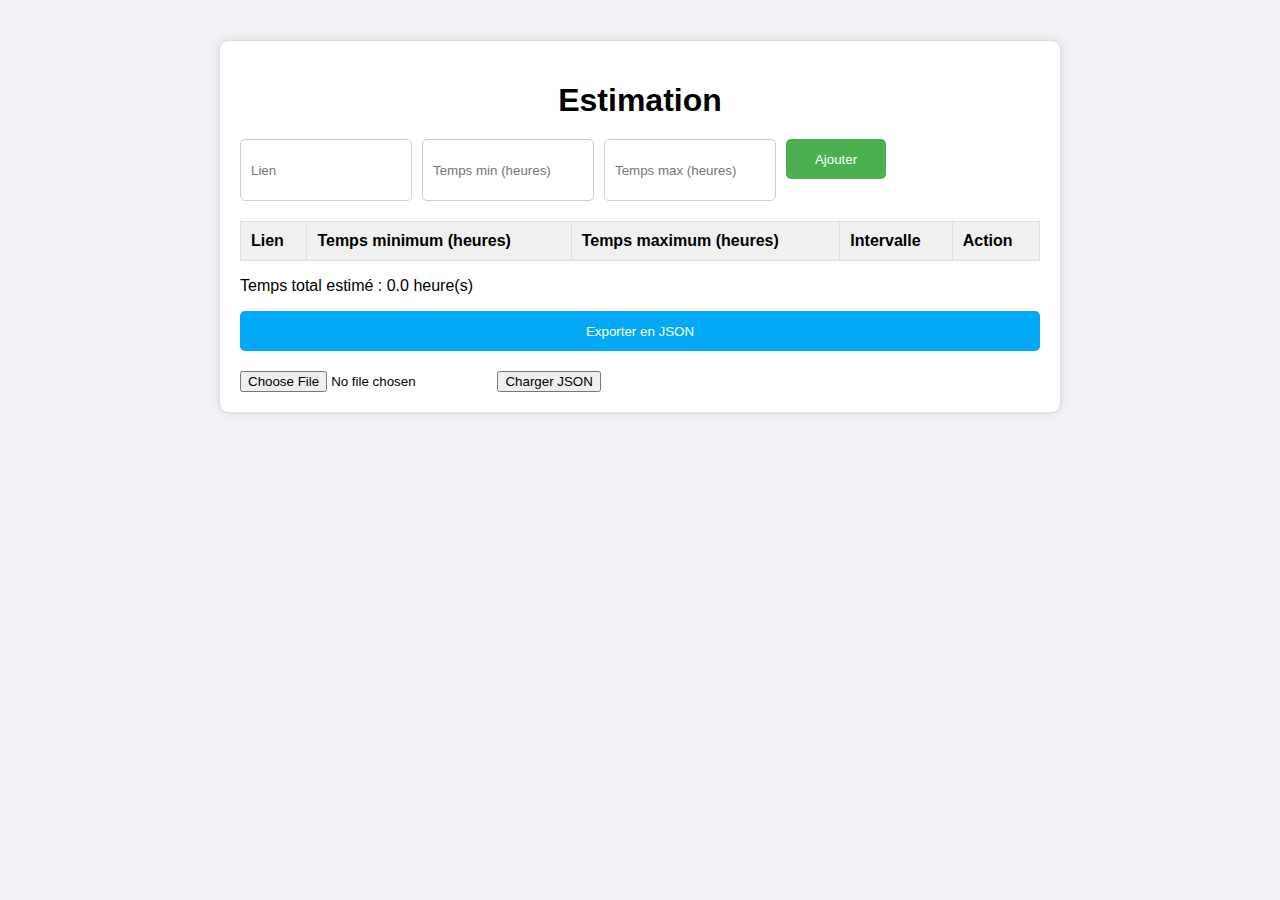
<file: index.html>
<!DOCTYPE html>
<html lang="fr">

<head>
    <meta charset="UTF-8">
    <meta name="viewport" content="width=device-width, initial-scale=1.0">
    <title>Estimation</title>
    <style>
        body {
            font-family: Arial, sans-serif;
            background-color: #f0f2f5;
        }

        .container {
            max-width: 800px;
            margin: 40px auto;
            padding: 20px;
            background-color: #fff;
            border: 1px solid #ddd;
            border-radius: 10px;
            box-shadow: 0 0 10px rgba(0, 0, 0, 0.1);
        }

        h1 {
            text-align: center;
            margin-bottom: 20px;
        }

        .form-inline {
            display: flex;
            flex-wrap: wrap;
            gap: 10px;
            margin-bottom: 20px;
        }

        .form-inline input[type="text"],
        .form-inline input[type="number"] {
            width: 150px;
            height: 40px;
            padding: 10px;
            border: 1px solid #ccc;
            border-radius: 5px;
        }

        .form-inline button[type="submit"] {
            width: 100px;
            height: 40px;
            background-color: #4CAF50;
            color: #fff;
            padding: 10px;
            border: none;
            border-radius: 5px;
            cursor: pointer;
        }

        #exporterJson {
            width: 100%;
            height: 40px;
            background-color: #03A9F4;
            color: #fff;
            padding: 10px;
            border: none;
            border-radius: 5px;
            cursor: pointer;
            margin-bottom: 20px;
        }

        #lienList {
            width: 100%;
            border-collapse: collapse;
        }

        #lienList th,
        #lienList td {
            border: 1px solid #ddd;
            padding: 10px;
            text-align: left;
        }

        #lienList th {
            background-color: #f0f0f0;
        }

        #lienList th,
        #lienList td {
            border: 1px solid #ddd;
            padding: 10px;
            text-align: left;
        }

        #lienList button {
            background-color: #f44336;
            color: #fff;
            padding: 5px 10px;
            border: none;
            border-radius: 5px;
            cursor: pointer;
        }
    </style>
</head>

<body>
    <div class="container">
        <h1>Estimation</h1>
        <form id="lienForm" class="form-inline">
            <input type="text" id="lien" placeholder="Lien">
            <input type="number" id="tempsMin" placeholder="Temps min (heures)" step="0.1">
            <input type="number" id="tempsMax" placeholder="Temps max (heures)" step="0.1">
            <button type="submit">Ajouter</button>
        </form>
        <table id="lienList">
            <thead>
                <tr>
                    <th>Lien</th>
                    <th>Temps minimum (heures)</th>
                    <th>Temps maximum (heures)</th>
                    <th>Intervalle</th>
                    <th>Action</th>
                </tr>
            </thead>
            <tbody id="lienListBody">
            </tbody>
        </table>
        <p id="totalTemps">Temps total estimé : <span id="totalTempsValeur">0 heure(s)</span></p>
        <div>
            <button id="exporterJson">Exporter en JSON</button>
            <input type="file" id="importerJson" accept=".json">
            <button id="chargerJson">Charger JSON</button>

        </div>
    </div>
    <script>
        document.addEventListener('DOMContentLoaded', () => {
            document.getElementById('chargerJson').addEventListener('click', () => {
                const importerJson = document.getElementById('importerJson');
                const file = importerJson.files[0];
                if (file) {
                    const reader = new FileReader();
                    reader.onload = () => {
                        try {
                            const lienTempsList = JSON.parse(reader.result);
                            localStorage.setItem('lienTempsList', JSON.stringify(lienTempsList));
                            chargerLiens();
                        } catch (error) {
                            console.error('Erreur lors de la lecture du fichier JSON :', error);
                            alert('Erreur lors de la lecture du fichier JSON');
                        }
                    };
                    reader.readAsText(file);
                } else {
                    alert('Veuillez sélectionner un fichier JSON');
                }
            });
            const lienForm = document.getElementById('lienForm');
            const lienListBody = document.getElementById('lienListBody');
            const exporterJsonButton = document.getElementById('exporterJson');

            // Chargement des données à partir du localStorage
            chargerLiens();

            // Ajout d'un événement pour la soumission du formulaire
            lienForm.addEventListener('submit', (e) => {
                e.preventDefault();
                const lien = document.getElementById('lien').value;
                const tempsMin = parseFloat(document.getElementById('tempsMin').value);
                const tempsMax = parseFloat(document.getElementById('tempsMax').value);
                if (lien && !isNaN(tempsMin) && !isNaN(tempsMax) && tempsMin <= tempsMax) {
                    ajouterLien(lien, tempsMin, tempsMax);
                    chargerLiens();
                    // Nettoyage des champs
                    document.getElementById('lien').value = '';
                    document.getElementById('tempsMin').value = '';
                    document.getElementById('tempsMax').value = '';
                } else {
                    alert('Veuillez saisir des valeurs valides pour les temps minimum et maximum');
                }
            });

            // Ajout d'un événement pour l'exportation en JSON
            exporterJsonButton.addEventListener('click', () => {
                const lienTempsList = JSON.parse(localStorage.getItem('lienTempsList') || '[]');
                const json = JSON.stringify(lienTempsList, null, 2); // Pretty print
                const blob = new Blob([json], { type: 'application/json' });
                const a = document.createElement('a');
                a.href = URL.createObjectURL(blob);
                a.download = 'lien_temps.json';
                a.click();
            });

            // Fonction pour ajouter un lien avec temps
            function ajouterLien(lien, tempsMin, tempsMax) {
                const lienTempsList = JSON.parse(localStorage.getItem('lienTempsList') || '[]');
                lienTempsList.push({ lien, tempsMin, tempsMax });
                localStorage.setItem('lienTempsList', JSON.stringify(lienTempsList));
            }

            // Fonction pour charger et afficher les liens
            function chargerLiens() {
                const lienTempsList = JSON.parse(localStorage.getItem('lienTempsList') || '[]');
                lienListBody.innerHTML = '';
                let totalTempsMin = 0;
                let totalTempsMax = 0;
                lienTempsList.forEach((lt, index) => {
                    const row = document.createElement('tr');
                    const lienCell = document.createElement('td');
                    const lienAnchor = document.createElement('a');
                    lienAnchor.href = lt.lien;
                    lienAnchor.textContent = lt.lien;
                    lienAnchor.target = '_blank'; // Pour ouvrir le lien dans un nouvel onglet
                    lienCell.appendChild(lienAnchor);
                    row.appendChild(lienCell);
                    const tempsMinCell = document.createElement('td');
                    tempsMinCell.textContent = lt.tempsMin;
                    row.appendChild(tempsMinCell);
                    const tempsMaxCell = document.createElement('td');
                    tempsMaxCell.textContent = lt.tempsMax;
                    row.appendChild(tempsMaxCell);
                    const intervalleCell = document.createElement('td');
                    if (lt.tempsMin === lt.tempsMax) {
                        intervalleCell.textContent = `${lt.tempsMin} heure(s)`;
                    } else {
                        intervalleCell.textContent = `entre ${lt.tempsMin} et ${lt.tempsMax} heure(s)`;
                    }
                    row.appendChild(intervalleCell);
                    const actionCell = document.createElement('td');
                    const supprimerButton = document.createElement('button');
                    supprimerButton.textContent = 'Supprimer';
                    supprimerButton.onclick = () => {
                        supprimerLien(index);
                    };
                    actionCell.appendChild(supprimerButton);
                    row.appendChild(actionCell);
                    lienListBody.appendChild(row);
                    totalTempsMin += parseFloat(lt.tempsMin);
                    totalTempsMax += parseFloat(lt.tempsMax);
                });
                const totalTempsValeur = document.getElementById('totalTempsValeur');
                if (totalTempsMin === totalTempsMax) {
                    totalTempsValeur.textContent = `${totalTempsMin.toFixed(1)} heure(s)`;
                } else {
                    totalTempsValeur.textContent = `entre ${totalTempsMin.toFixed(1)} et ${totalTempsMax.toFixed(1)} heure(s)`;
                }
            }

            // Fonction pour supprimer un lien
            function supprimerLien(index) {
                const lienTempsList = JSON.parse(localStorage.getItem('lienTempsList') || '[]');
                lienTempsList.splice(index, 1);
                localStorage.setItem('lienTempsList', JSON.stringify(lienTempsList));
                chargerLiens();
            }


            // Appel de la fonction chargerLiens() au chargement de la page
            chargerLiens();

            // Écouteur d'événement sur le formulaire
            document.getElementById('lienForm').addEventListener('submit', (e) => {
                // ... (même code que précédemment)
                chargerLiens(); // Appel de la fonction chargerLiens() après l'ajout d'un nouveau lien
            });
        });


    </script>
</body>

</html>
</file>
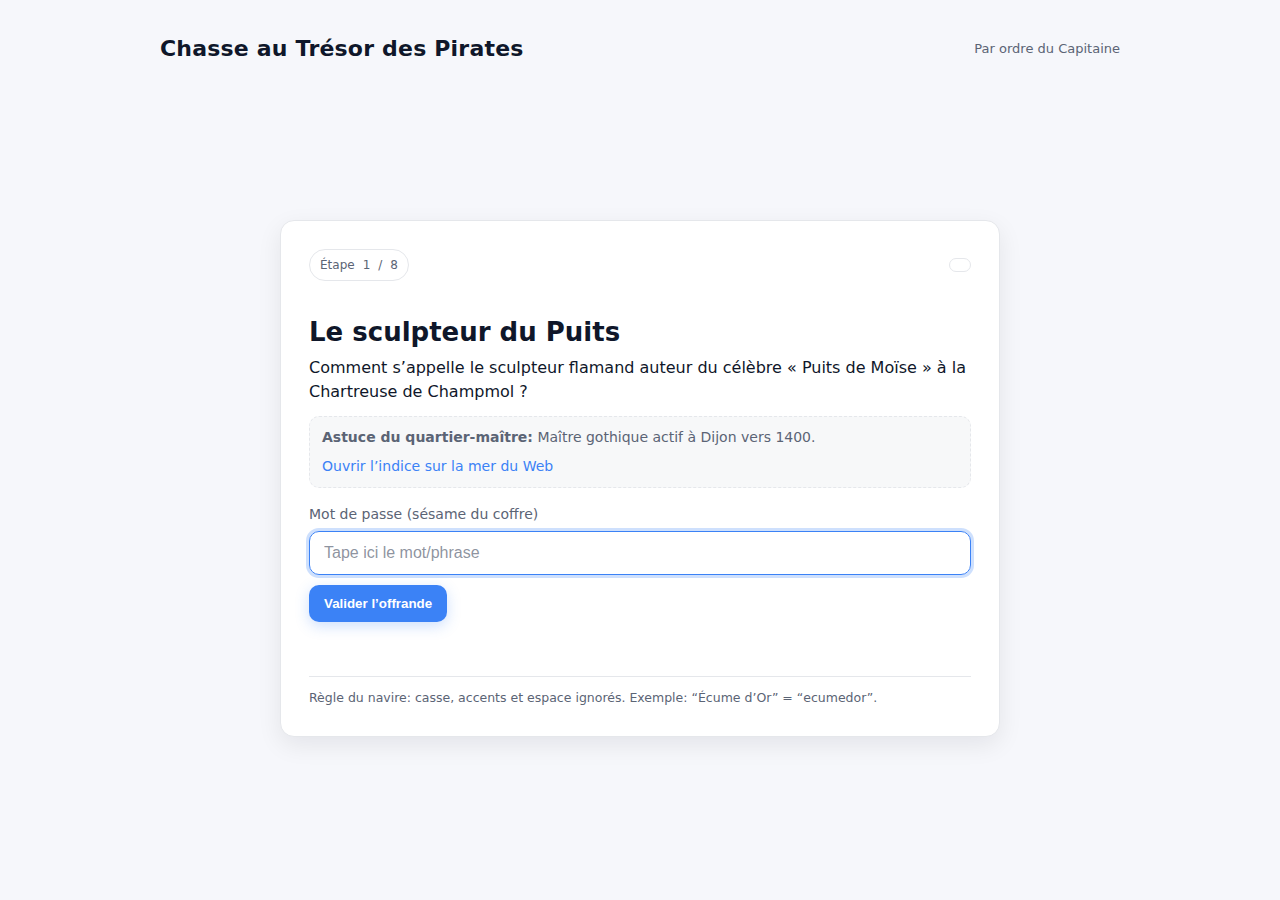
<file: chasse.html>
<!doctype html>
<html lang="fr">

<head>
    <meta charset="utf-8" />
    <meta name="viewport" content="width=device-width,initial-scale=1" />
    <title>Chasse au Trésor des Pirates</title>

    <link rel="preconnect" href="https://fonts.gstatic.com" crossorigin>
    <link href="https://fonts.googleapis.com/css2?family=Pirata+One&family=IM+Fell+English:ital@0;1&display=swap"
        rel="stylesheet">
    <link rel="stylesheet" href="style.css">

</head>

<body>
    <div class="map">
        <div class="compass"></div>

        <header>
            <div class="jolly">
                <span class="icon">☠️</span>
                <span>Chasse au Trésor des Pirates</span>
            </div>
            <div class="ribbon">Par ordre du Capitaine</div>
        </header>

        <div class="card">
            <div class="nav">
                <span class="badge">Étape <span id="step-num">1</span>/<span id="step-total">?</span></span>
                <span class="badge" id="attempts"></span>
            </div>
            <div id="hint">

                <h2 id="step-title">Cap au nord</h2>
                <p id="step-text">Indice…</p>

                <div class="hint">
                    <strong>Astuce du quartier-maître:</strong>
                    <span id="step-hint">Visite la page/lien indiqué pour trouver le mot de passe.</span>
                    <div style="margin-top:.5rem">
                        <a id="step-url" href="#" target="_blank" rel="noopener">Ouvrir l’indice sur la mer du Web</a>
                    </div>
                </div>

                <label for="answer">Mot de passe (sésame du coffre)</label>
                <input id="answer" type="text" placeholder="Tape ici le mot/phrase" autocomplete="off" />
                <button id="check">Valider l’offrande</button>
                <div id="msg" class="muted"></div>
            </div>

            <div id="completed" style="display:none">
                <h2>Yo-ho-ho !</h2>
                <p>Butin conquis. Voici ta récompense:</p>
                <p><a id="final-link" href="#" target="_blank" rel="noopener"></a></p>
            </div>
            <div id="newgame" style="display:none">
                <p><a id="restart-link" href="#" target="_blank" onclick="restart()" rel="noopener">Nouveau jeu</a>
                </p>
            </div>

            <div class="footer">
                Règle du navire: casse, accents et espace ignorés. Exemple: “Écume d’Or” = “ecumedor”.
            </div>
        </div>
    </div>
    <script>
    </script>
    <script src="appp.js"></script>

</body>

</html>
</file>
<file: style.css>
/* ===== Neutral UI base ===== */
:root {
    --bg: #f6f7fb;
    --fg: #0f172a;
    --muted: #5b6475;

    --card-bg: #ffffff;
    --card-bd: #e5e7eb;
    --accent: #3b82f6;
    --accent-2: #2563eb;
    --ok: #16a34a;
    --warn: #f59e0b;
    --error: #dc2626;

    --radius: 14px;
    --shadow: 0 8px 24px rgba(2, 6, 23, 0.08);
    --font: Inter, ui-sans-serif, system-ui, -apple-system, Segoe UI, Roboto, Arial, "Noto Sans", sans-serif;
}

@media (prefers-color-scheme: dark) {
    :root {
        --bg: #0b1020;
        --fg: #e5e7eb;
        --muted: #96a0b5;

        --card-bg: #121827;
        --card-bd: #1f2a44;
        --accent: #60a5fa;
        --accent-2: #3b82f6;
        --ok: #22c55e;
        --warn: #fbbf24;
        --error: #f87171;

        --shadow: 0 10px 28px rgba(0, 0, 0, 0.35);
    }
}

/* Resets */
*,
*::before,
*::after {
    box-sizing: border-box;
}

html,
body {
    height: 100%;
}

body {
    margin: 0;
    font-family: var(--font);
    color: var(--fg);
    background: var(--bg);
    line-height: 1.5;
    -webkit-font-smoothing: antialiased;
    -moz-osx-font-smoothing: grayscale;
}

/* ===== Layout ===== */
.map {
    min-height: 100%;
    display: grid;
    grid-template-rows: auto 1fr;
    place-items: center;
    padding: clamp(16px, 2.5vw, 32px);
}

/* L’élément .compass n’a pas de thème ici (neutre/invisible).
     Laisse-le comme espaceur si tu veux. */
.compass {
    display: none;
}

/* ===== Header ===== */
header {
    width: min(960px, 100%);
    display: flex;
    align-items: center;
    justify-content: space-between;
    margin-bottom: clamp(16px, 3vw, 24px);
    gap: 12px;
}

.jolly {
    display: flex;
    align-items: center;
    gap: 10px;
    font-weight: 600;
    font-size: clamp(18px, 2.2vw, 22px);
    letter-spacing: 0.2px;
}

.jolly .icon {
    display: none;
}

/* icône masquée pour rester neutre */
.ribbon {
    color: var(--muted);
    font-size: 13px;
}

/* ===== Card ===== */
.card {
    width: min(720px, 100%);
    background: var(--card-bg);
    border: 1px solid var(--card-bd);
    border-radius: var(--radius);
    box-shadow: var(--shadow);
    padding: clamp(16px, 3.2vw, 28px);
}

.nav {
    display: flex;
    justify-content: space-between;
    align-items: center;
    margin-bottom: 12px;
}

.badge {
    display: inline-flex;
    align-items: center;
    gap: 8px;
    font-size: 12px;
    color: var(--muted);
    background: transparent;
    border: 1px solid var(--card-bd);
    border-radius: 999px;
    padding: 6px 10px;
}

/* ===== Step content ===== */
#hint {
    margin: 8px 0 16px;
}

#step-title {
    font-size: clamp(20px, 2.6vw, 26px);
    margin: 0 0 4px;
    font-weight: 650;
}

#step-text {
    margin: 0 0 12px;
    color: var(--fg);
}

.hint {
    font-size: 14px;
    color: var(--muted);
    background: color-mix(in oklab, var(--card-bd) 30%, transparent);
    border: 1px dashed var(--card-bd);
    border-radius: 10px;
    padding: 10px 12px;
}

.hint a {
    color: var(--accent);
    text-decoration: none;
}

.hint a:hover {
    text-decoration: underline;
}

/* ===== Form ===== */
label {
    display: block;
    margin: 16px 0 6px;
    font-size: 14px;
    color: var(--muted);
}

input[type="text"] {
    width: 100%;
    padding: 12px 14px;
    border-radius: 10px;
    border: 1px solid var(--card-bd);
    background: transparent;
    color: var(--fg);
    font-size: 16px;
    outline: none;
    transition: border-color .15s, box-shadow .15s;
}

input[type="text"]::placeholder {
    color: color-mix(in oklab, var(--muted) 70%, transparent);
}

input[type="text"]:focus {
    border-color: var(--accent);
    box-shadow: 0 0 0 3px color-mix(in oklab, var(--accent) 25%, transparent);
}

button {
    margin-top: 10px;
    display: inline-flex;
    align-items: center;
    justify-content: center;
    gap: 8px;
    padding: 10px 14px;
    border: 1px solid transparent;
    border-radius: 10px;
    background: var(--accent);
    color: white;
    font-weight: 600;
    cursor: pointer;
    transition: background .15s, transform .02s, box-shadow .15s;
    box-shadow: 0 4px 14px rgba(59, 130, 246, 0.25);
}

button:hover {
    background: var(--accent-2);
}

button:active {
    transform: translateY(1px);
}

button:disabled {
    opacity: .65;
    cursor: not-allowed;
    box-shadow: none;
}

/* Messages */
#msg {
    margin-top: 8px;
    font-size: 14px;
}

.muted {
    color: var(--muted);
}

/* Completed section */
#completed,
#newgame {
    margin-top: 18px;
}

#completed h2 {
    margin: 0 0 6px;
    font-size: clamp(18px, 2.2vw, 22px);
}

#completed a,
#newgame a {
    color: var(--accent);
    text-decoration: none;
    font-weight: 600;
}

#completed a:hover,
#newgame a:hover {
    text-decoration: underline;
}

/* Footer */
.footer {
    margin-top: 18px;
    color: var(--muted);
    font-size: 12.5px;
    border-top: 1px solid var(--card-bd);
    padding-top: 12px;
}

/* ===== Accessibility ===== */
:focus-visible {
    outline: 3px solid color-mix(in oklab, var(--accent) 60%, transparent);
    outline-offset: 2px;
    border-radius: 8px;
}

@media (prefers-reduced-motion: reduce) {
    * {
        animation: none !important;
        transition: none !important;
    }
}

/* ===== Utility (optionnel) ===== */
.hidden {
    display: none !important;
}

.link-custom {
    display: inline-flex;
    /* bon alignement du contenu */
    align-items: center;
    justify-content: center;
    gap: .5rem;
    padding: .65rem 1rem;
    border: 1px solid var(--btn-border);
    background: var(--btn-bg);
    color: var(--btn-fg);
    text-decoration: none;
    /* enlever le soulignement */
    border-radius: .6rem;
    font-weight: 600;
    box-shadow: var(--shadow);
    transition: background .15s ease, border-color .15s ease, transform .02s ease;
    cursor: pointer;
    user-select: none;
    -webkit-tap-highlight-color: transparent;
}

.link-custom:hover {
    background: var(--btn-bg-hover);
    border-color: var(--btn-border-hover);
}

.link-custom:active {
    background: var(--btn-bg-active);
    transform: translateY(1px);
}

.link-custom:focus-visible {
    outline: none;
    box-shadow:
        0 0 0 3px color-mix(in oklab, rgb(var(--focus) / 35%), transparent),
        0 0 0 6px color-mix(in oklab, rgb(var(--focus) / 60%), transparent),
        var(--shadow);
}

/* Variantes optionnelles */
.link-custom--primary {
    --btn-bg: #2563eb;
    /* bleu */
    --btn-fg: #fff;
    --btn-border: #1d4ed8;
    --btn-bg-hover: #1e4fd6;
    --btn-border-hover: #1b46c0;
    --btn-bg-active: #1a46bf;
}

.link-custom--ghost {
    --btn-bg: transparent;
    --btn-bg-hover: rgba(0, 0, 0, .05);
    --btn-bg-active: rgba(0, 0, 0, .08);
    border-color: var(--btn-border);
}

/* Mise en page des cartes (facultatif) */
.card {
    display: grid;
    grid-auto-flow: row;
    gap: .75rem;
}

/* Pleine largeur (si désiré) */
.btn-block {
    width: 100%;
}
</file>
